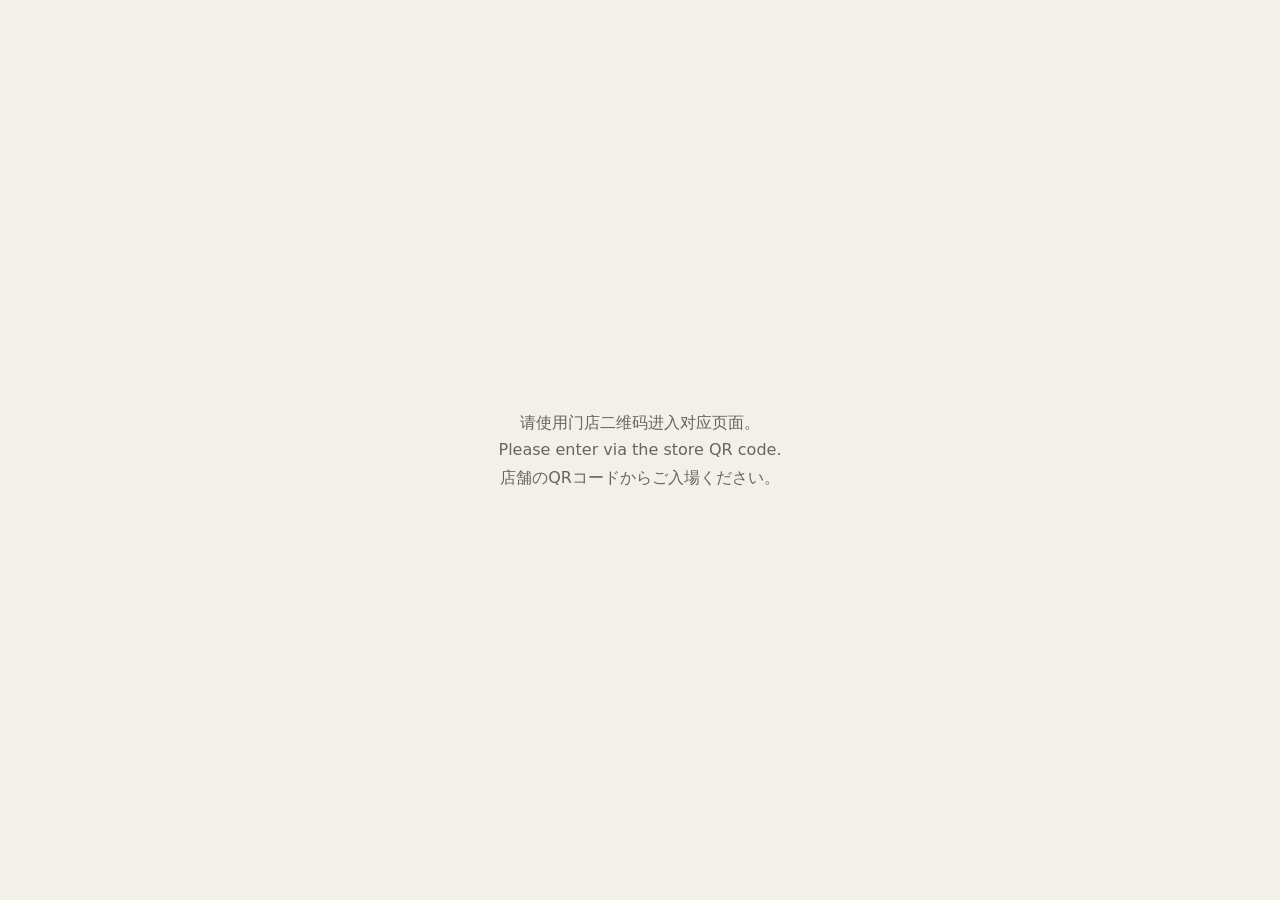
<file: index.html>
<!DOCTYPE html>
<html lang="zh-CN">
<head>
  <meta charset="UTF-8">
  <meta name="viewport" content="width=device-width, initial-scale=1.0">
  <meta name="robots" content="noindex,nofollow">
  <title>Review Assist</title>
  <style>
    body{font-family:system-ui,sans-serif;display:grid;place-items:center;min-height:100vh;margin:0;background:#f3f0ea;color:#6b635c}
    p{padding:1.5rem;text-align:center;line-height:1.7;max-width:22rem}
  </style>
</head>
<body>
  <p>
    请使用门店二维码进入对应页面。<br>
    Please enter via the store QR code.<br>
    店舗のQRコードからご入場ください。
  </p>
</body>
</html>
</file>
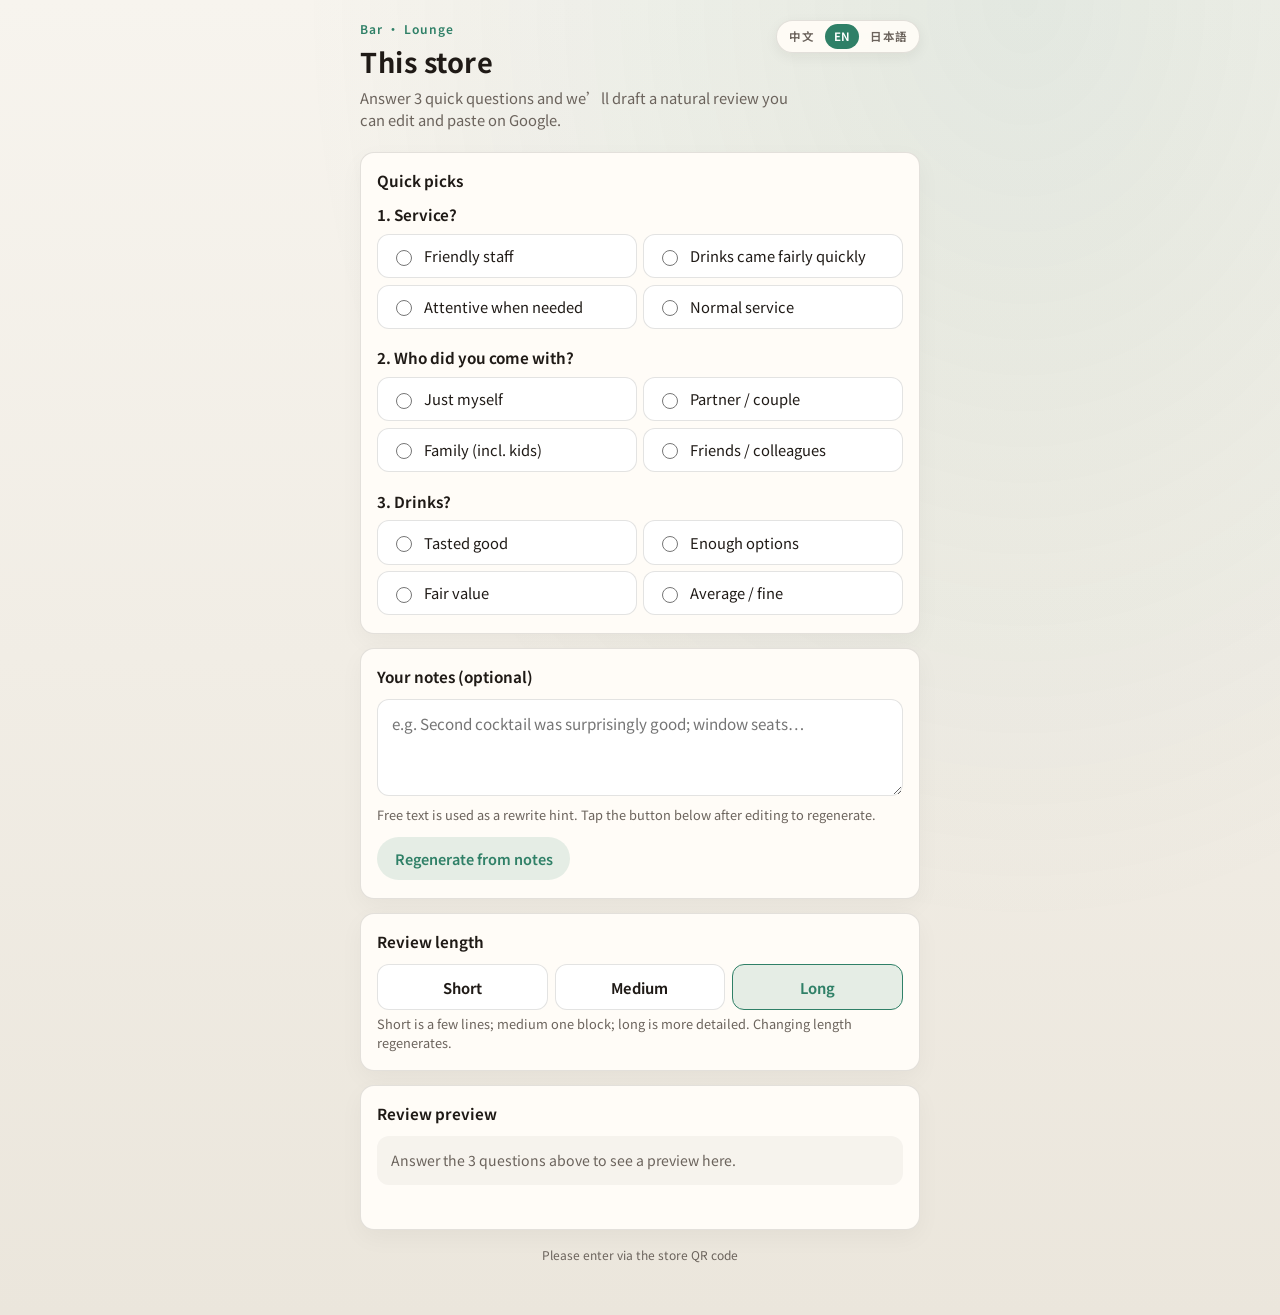
<file: bar.html>
<!DOCTYPE html>
<html lang="zh-CN">
<head>
  <meta charset="UTF-8">
  <meta name="viewport" content="width=device-width, initial-scale=1.0">
  <meta name="robots" content="noindex,nofollow">
  <title>评论辅助</title>
  <link rel="preconnect" href="https://fonts.googleapis.com">
  <link rel="preconnect" href="https://fonts.gstatic.com" crossorigin>
  <link href="https://fonts.googleapis.com/css2?family=Noto+Sans+SC:wght@400;500;600;700&family=Noto+Sans+JP:wght@400;500;600;700&display=swap" rel="stylesheet">
  <link rel="stylesheet" href="css/styles.css">
</head>
<body>
  <div class="shell">
    <div class="lang-switch" id="langSwitch" role="group" aria-label="语言">
      <button type="button" data-lang="zh" aria-pressed="true">中文</button>
      <button type="button" data-lang="en" aria-pressed="false">EN</button>
      <button type="button" data-lang="ja" aria-pressed="false">日本語</button>
    </div>

    <header class="top">
      <p class="eyebrow" id="typeLabel">酒吧・餐吧</p>
      <h1 id="storeName">本店</h1>
      <p class="sub" id="pageSub">多选几项（含来访目的、同行），帮你写成更长、更具体的评价。可手改，再复制去谷歌粘贴。</p>
    </header>

    <section class="card">
      <h2 id="hQuick">快速选择</h2>
      <form id="questionForm"></form>
    </section>

    <section class="card">
      <h2 id="hImpression">你的印象（可选）</h2>
      <textarea id="freeNote" placeholder="例如：第二杯特调意外好喝，座位靠窗…" rows="3"></textarea>
      <p class="hint" id="noteHint">自由输入会当作改写参考。改完后点下面按钮才会按印象重写。</p>
      <div class="actions">
        <button type="button" class="btn btn-ghost" id="btnRegenNote">按印象重新生成</button>
      </div>
    </section>

    <section class="card">
      <h2 id="hLength">评论长度</h2>
      <div class="len-switch" id="lengthSwitch" role="group" aria-label="评论长度">
        <button type="button" data-length="short">短</button>
        <button type="button" data-length="medium">中</button>
        <button type="button" data-length="long" class="is-active" aria-pressed="true">长</button>
      </div>
      <p class="hint" id="lengthHint">短约几句，中等一段，长评更具体。改长度会重新生成。</p>
    </section>

    <section class="card">
      <h2 id="hPreview">评论预览</h2>
      <p id="previewHint">请先答完上面全部问题，预览会出现在这里。</p>
      <div id="previewPanel" hidden>
        <textarea id="previewText" rows="7" aria-label="评论正文，可手动修改"></textarea>
        <p class="hint" id="previewEditHint">可直接改字。不满意就点「换一版话术」，每次都会换说法。</p>
        <div class="actions">
          <button type="button" class="btn btn-ghost" id="btnRegen">换一版话术</button>
          <button type="button" class="btn btn-primary" id="btnCopy">复制评论</button>
          <button type="button" class="btn btn-secondary" id="btnOpen">打开评论页</button>
        </div>
      </div>
      <p class="status" id="genStatus" aria-live="polite"></p>
    </section>

    <p class="foot-note" id="footNote">请使用门店二维码进入</p>
  </div>

  <script src="js/config.js?v=20260723online2"></script>
  <script src="js/i18n.js?v=20260723online2"></script>
  <script src="js/generate.js?v=20260723online2"></script>
  <script src="js/app.js?v=20260723online2"></script>
  <script>
    ReviewAssistApp.init("bar");
  </script>
</body>
</html>
</file>
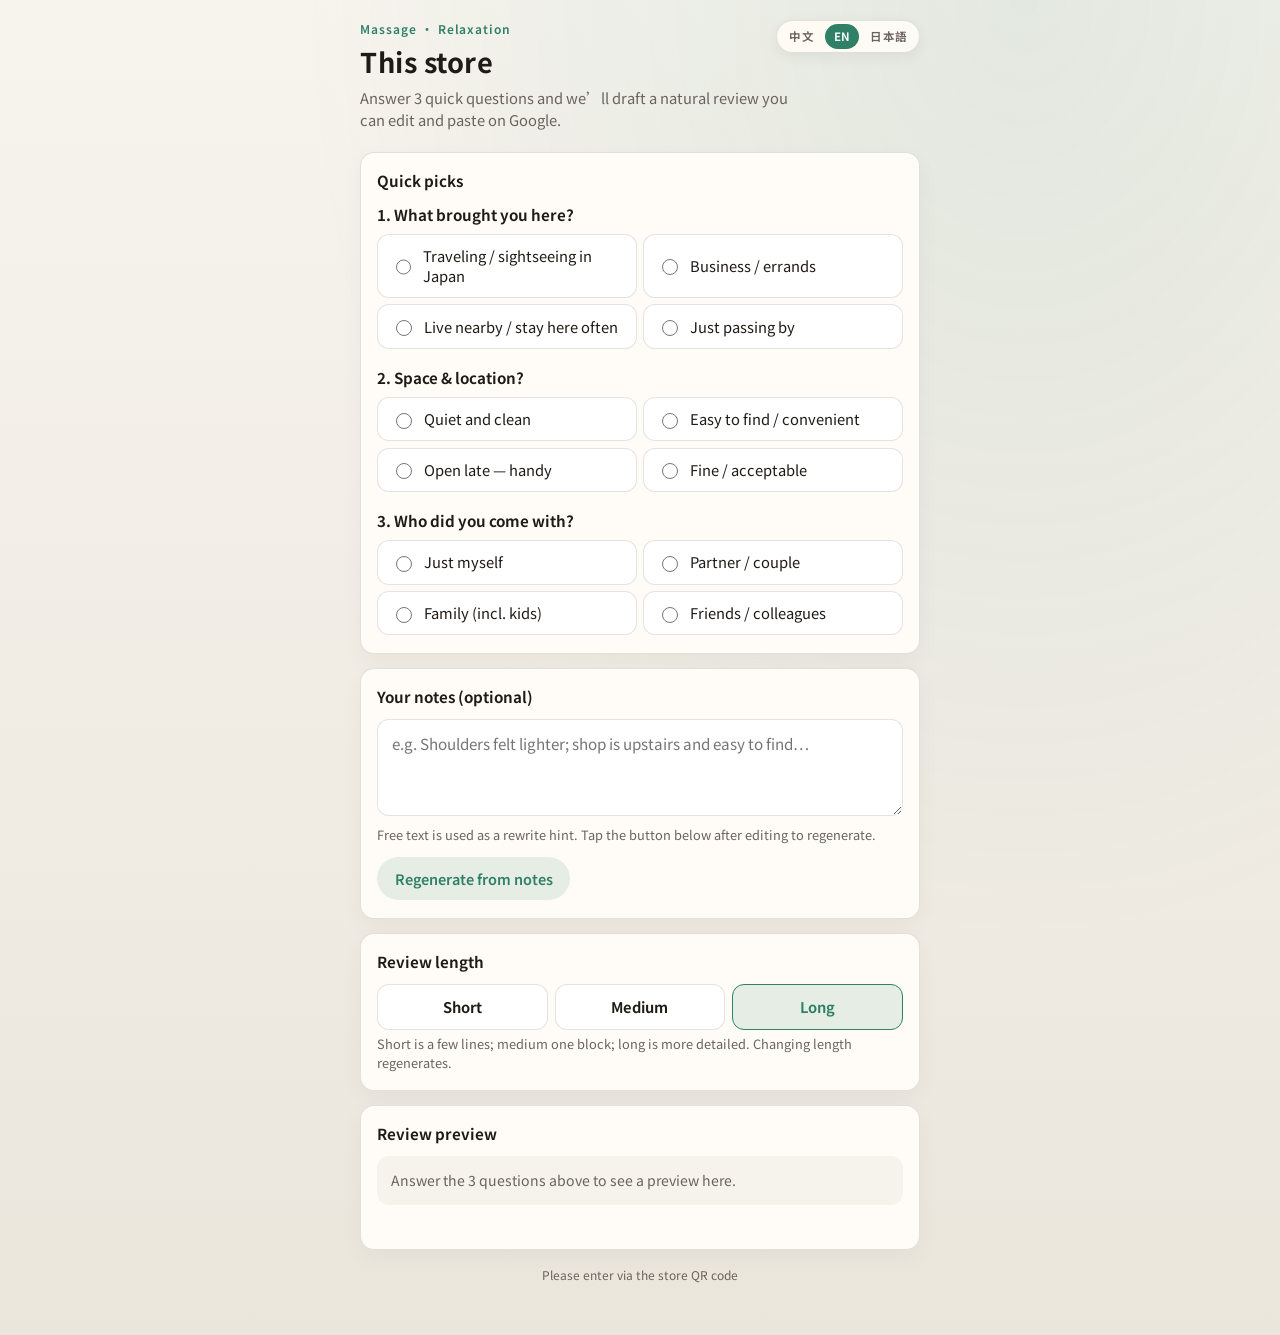
<file: massage.html>
<!DOCTYPE html>
<html lang="zh-CN">
<head>
  <meta charset="UTF-8">
  <meta name="viewport" content="width=device-width, initial-scale=1.0">
  <meta name="robots" content="noindex,nofollow">
  <title>评论辅助</title>
  <link rel="preconnect" href="https://fonts.googleapis.com">
  <link rel="preconnect" href="https://fonts.gstatic.com" crossorigin>
  <link href="https://fonts.googleapis.com/css2?family=Noto+Sans+SC:wght@400;500;600;700&family=Noto+Sans+JP:wght@400;500;600;700&display=swap" rel="stylesheet">
  <link rel="stylesheet" href="css/styles.css">
</head>
<body>
  <div class="shell">
    <div class="lang-switch" id="langSwitch" role="group" aria-label="语言">
      <button type="button" data-lang="zh" aria-pressed="true">中文</button>
      <button type="button" data-lang="en" aria-pressed="false">EN</button>
      <button type="button" data-lang="ja" aria-pressed="false">日本語</button>
    </div>

    <header class="top">
      <p class="eyebrow" id="typeLabel">按摩・放松</p>
      <h1 id="storeName">本店</h1>
      <p class="sub" id="pageSub">多选几项（含来访目的、同行），帮你写成更长、更具体的评价。可手改，再复制去谷歌粘贴。</p>
    </header>

    <section class="card">
      <h2 id="hQuick">快速选择</h2>
      <form id="questionForm"></form>
    </section>

    <section class="card">
      <h2 id="hImpression">你的印象（可选）</h2>
      <textarea id="freeNote" placeholder="例如：肩颈按完轻松不少，店在楼上好找…" rows="3"></textarea>
      <p class="hint" id="noteHint">自由输入会当作改写参考。改完后点下面按钮才会按印象重写。</p>
      <div class="actions">
        <button type="button" class="btn btn-ghost" id="btnRegenNote">按印象重新生成</button>
      </div>
    </section>

    <section class="card">
      <h2 id="hLength">评论长度</h2>
      <div class="len-switch" id="lengthSwitch" role="group" aria-label="评论长度">
        <button type="button" data-length="short">短</button>
        <button type="button" data-length="medium">中</button>
        <button type="button" data-length="long" class="is-active" aria-pressed="true">长</button>
      </div>
      <p class="hint" id="lengthHint">短约几句，中等一段，长评更具体。改长度会重新生成。</p>
    </section>

    <section class="card">
      <h2 id="hPreview">评论预览</h2>
      <p id="previewHint">请先答完上面全部问题，预览会出现在这里。</p>
      <div id="previewPanel" hidden>
        <textarea id="previewText" rows="7" aria-label="评论正文，可手动修改"></textarea>
        <p class="hint" id="previewEditHint">可直接改字。不满意就点「换一版话术」，每次都会换说法。</p>
        <div class="actions">
          <button type="button" class="btn btn-ghost" id="btnRegen">换一版话术</button>
          <button type="button" class="btn btn-primary" id="btnCopy">复制评论</button>
          <button type="button" class="btn btn-secondary" id="btnOpen">打开评论页</button>
        </div>
      </div>
      <p class="status" id="genStatus" aria-live="polite"></p>
    </section>

    <p class="foot-note" id="footNote">请使用门店二维码进入</p>
  </div>

  <script src="js/config.js?v=20260723online2"></script>
  <script src="js/i18n.js?v=20260723online2"></script>
  <script src="js/generate.js?v=20260723online2"></script>
  <script src="js/app.js?v=20260723online2"></script>
  <script>
    ReviewAssistApp.init("massage");
  </script>
</body>
</html>
</file>
<file: css/styles.css>
:root {
  --bg: #f3f0ea;
  --card: #fffcf7;
  --ink: #1f1a16;
  --muted: #6b635c;
  --line: rgba(31, 26, 22, 0.12);
  --accent: #2f8067;
  --accent-soft: rgba(47, 128, 103, 0.12);
  --danger: #b33b2e;
  --radius: 14px;
  --font: "Noto Sans SC", "Noto Sans JP", "PingFang SC", "Hiragino Sans", "Microsoft YaHei", sans-serif;
}

* {
  box-sizing: border-box;
}

html,
body {
  margin: 0;
  min-height: 100%;
  font-family: var(--font);
  color: var(--ink);
  background:
    radial-gradient(ellipse at 80% 0%, rgba(47, 128, 103, 0.1), transparent 50%),
    linear-gradient(180deg, #f7f4ee 0%, #ebe6dc 100%);
}

body {
  padding: 1.25rem 1rem 2.5rem;
}

.shell {
  position: relative;
  width: min(560px, 100%);
  margin: 0 auto;
}

.lang-switch {
  position: absolute;
  top: 0;
  right: 0;
  z-index: 2;
  display: inline-flex;
  align-items: center;
  gap: 0.15rem;
  padding: 0.2rem;
  border: 1px solid var(--line);
  border-radius: 999px;
  background: rgba(255, 252, 247, 0.92);
  backdrop-filter: blur(6px);
  box-shadow: 0 4px 14px rgba(31, 26, 22, 0.06);
}

.lang-switch button {
  appearance: none;
  border: 0;
  margin: 0;
  padding: 0.35rem 0.55rem;
  border-radius: 999px;
  background: transparent;
  color: var(--muted);
  font: inherit;
  font-size: 0.72rem;
  font-weight: 650;
  letter-spacing: 0.02em;
  cursor: pointer;
  line-height: 1.2;
}

.lang-switch button.is-active {
  background: var(--accent);
  color: #fff;
}

.top {
  margin-bottom: 1.25rem;
  padding-right: 7.5rem;
}

.eyebrow {
  margin: 0 0 0.35rem;
  font-size: 0.75rem;
  letter-spacing: 0.08em;
  color: var(--accent);
  font-weight: 600;
}

h1 {
  margin: 0;
  font-size: clamp(1.35rem, 5vw, 1.7rem);
  font-weight: 700;
  line-height: 1.35;
  letter-spacing: 0.02em;
}

.sub {
  margin: 0.45rem 0 0;
  color: var(--muted);
  font-size: 0.92rem;
  line-height: 1.55;
}

.card {
  background: var(--card);
  border: 1px solid var(--line);
  border-radius: var(--radius);
  padding: 1rem 1rem 1.1rem;
  margin-bottom: 0.9rem;
  box-shadow: 0 8px 24px rgba(31, 26, 22, 0.04);
}

.card h2 {
  margin: 0 0 0.75rem;
  font-size: 0.95rem;
  font-weight: 650;
}

.card-head {
  display: flex;
  align-items: center;
  justify-content: space-between;
  gap: 0.75rem;
  margin-bottom: 0.75rem;
}

.card-head h2 {
  margin: 0;
}

.btn-text {
  appearance: none;
  border: 0;
  background: transparent;
  color: var(--accent);
  font: inherit;
  font-size: 0.78rem;
  font-weight: 650;
  cursor: pointer;
  padding: 0.2rem 0;
  white-space: nowrap;
  text-decoration: underline;
  text-underline-offset: 0.15em;
}

.btn-text:active {
  opacity: 0.7;
}

.len-switch {
  display: grid;
  grid-template-columns: repeat(3, 1fr);
  gap: 0.45rem;
}

.len-switch button {
  appearance: none;
  border: 1px solid var(--line);
  border-radius: 12px;
  background: #fff;
  color: var(--ink);
  font: inherit;
  font-size: 0.92rem;
  font-weight: 650;
  padding: 0.7rem 0.5rem;
  cursor: pointer;
  transition: border-color 0.15s, background 0.15s, color 0.15s;
}

.len-switch button.is-active {
  border-color: var(--accent);
  background: var(--accent-soft);
  color: var(--accent);
}

.q-block {
  border: 0;
  margin: 0 0 1.1rem;
  padding: 0;
}

.q-block:last-child {
  margin-bottom: 0;
}

.q-block legend {
  padding: 0;
  margin-bottom: 0.55rem;
  font-size: 0.95rem;
  font-weight: 650;
}

.opt-grid {
  display: grid;
  gap: 0.4rem;
  grid-template-columns: 1fr 1fr;
}

@media (max-width: 420px) {
  .opt-grid {
    grid-template-columns: 1fr;
  }
}

.opt {
  display: flex;
  align-items: center;
  gap: 0.55rem;
  padding: 0.7rem 0.8rem;
  border: 1px solid var(--line);
  border-radius: 12px;
  background: #fff;
  cursor: pointer;
  transition: border-color 0.15s, background 0.15s;
}

.opt:has(input:checked) {
  border-color: var(--accent);
  background: var(--accent-soft);
}

.opt input {
  accent-color: var(--accent);
  width: 1rem;
  height: 1rem;
}

.opt span {
  font-size: 0.92rem;
  line-height: 1.35;
}

textarea {
  width: 100%;
  border: 1px solid var(--line);
  border-radius: 12px;
  padding: 0.75rem 0.85rem;
  font: inherit;
  font-size: 0.95rem;
  line-height: 1.55;
  resize: vertical;
  min-height: 88px;
  background: #fff;
  color: var(--ink);
}

textarea:focus {
  outline: 2px solid rgba(47, 128, 103, 0.35);
  border-color: var(--accent);
}

#previewText {
  min-height: 200px;
}

.hint {
  margin: 0.35rem 0 0;
  font-size: 0.8rem;
  color: var(--muted);
  line-height: 1.45;
}

.actions {
  display: flex;
  flex-wrap: wrap;
  gap: 0.5rem;
  margin-top: 0.75rem;
}

.btn {
  appearance: none;
  border: 0;
  border-radius: 999px;
  padding: 0.7rem 1.1rem;
  font: inherit;
  font-size: 0.9rem;
  font-weight: 600;
  cursor: pointer;
  transition: transform 0.12s, opacity 0.12s;
}

.btn:active {
  transform: scale(0.98);
}

.btn:disabled {
  opacity: 0.45;
  cursor: not-allowed;
}

.btn-primary {
  background: var(--accent);
  color: #fff;
}

.btn-secondary {
  background: #fff;
  color: var(--ink);
  border: 1px solid var(--line);
}

.btn-ghost {
  background: var(--accent-soft);
  color: var(--accent);
}

.btn.pulse {
  box-shadow: 0 0 0 3px rgba(47, 128, 103, 0.22);
}

.status {
  min-height: 1.25rem;
  margin: 0.45rem 0 0;
  font-size: 0.8rem;
  color: var(--muted);
}

.status.is-error {
  color: var(--danger);
}

.foot-note {
  margin-top: 1rem;
  text-align: center;
  font-size: 0.75rem;
  color: var(--muted);
}

#previewHint {
  margin: 0;
  padding: 0.85rem;
  border-radius: 12px;
  background: rgba(31, 26, 22, 0.04);
  color: var(--muted);
  font-size: 0.88rem;
  line-height: 1.5;
}
</file>
